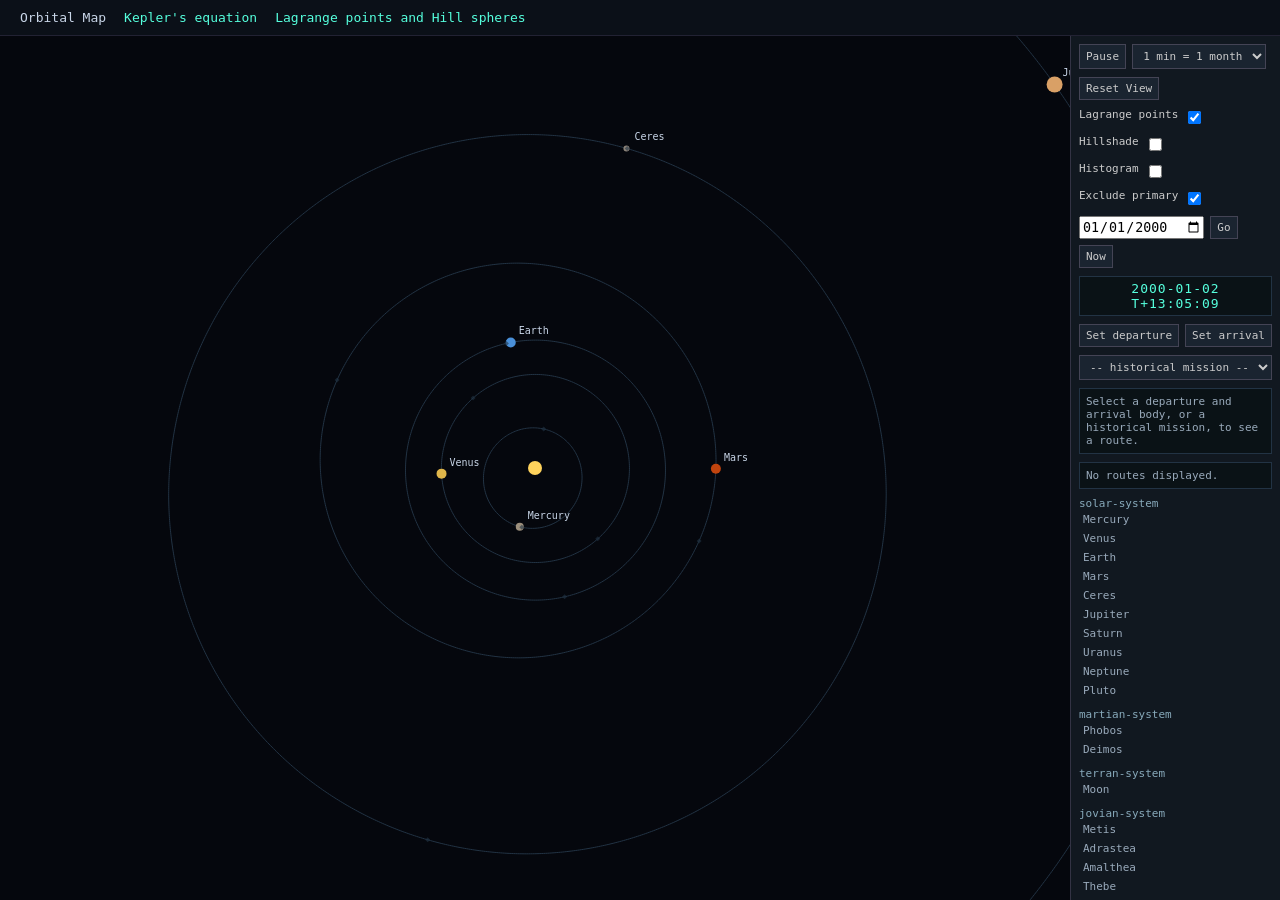
<file: index.html>
<!DOCTYPE html>
<html lang="en-GB">
<head>
<link rel="stylesheet" href="theme.css">
<link rel="stylesheet" href="nav.css">
<link rel="stylesheet" href="style.css">

<meta name="viewport" content="width=device-width, initial-scale=1">
<title>Orbital Map</title>
<meta name="description" content="An interactive, scale-correct solar system map with orbital mechanics, Lagrange points, apsidal precession, and a per-pixel gravitational terrain view.">
<link rel="canonical" href="https://www.bayis.co.uk/solmap/">

<meta property="og:type" content="website">
<meta property="og:title" content="Orbital Map: a real, physically-grounded solar system map">
<meta property="og:description" content="Real orbital mechanics, real Lagrange points, and a per-pixel gravitational terrain view of the solar system - computed, not illustrated.">
<meta property="og:url" content="https://www.bayis.co.uk/solmap/">
<meta property="og:image" content="https://www.bayis.co.uk/solmap/images/preview.png">

<meta name="twitter:card" content="summary_large_image">

<script type="application/ld+json">
{
  "@context": "https://schema.org",
  "@type": "WebApplication",
  "name": "Orbital Map",
  "description": "An interactive solar system map with real orbital mechanics, real Lagrange points, apsidal precession, and a per-pixel gravitational terrain view.",
  "url": "https://www.bayis.co.uk/solmap/",
  "applicationCategory": "EducationalApplication",
  "operatingSystem": "Any (web browser)"
}
</script>

</head>
<body>

<nav class="siteNav">
  <a href="./" aria-current="page">Orbital Map</a>
  <a href="learn/keplers-equation/">Kepler's equation</a>
  <a href="learn/lagrange-points/">Lagrange points and Hill spheres</a>
</nav>

<div id="wrap">
  <div class="visually-hidden">
    <h1>Orbital Map: an interactive, physically-grounded map of the solar system</h1>
    <p>
      Real orbital mechanics for planets, moons, asteroids in the solar system.
      Computed from real J2000 orbital elements.
      Includes real Lagrange points (L1-L5), Hill spheres, apsidal precession for moons,
      and a per-pixel gravitational terrain view of summed Newtonian potential across the solar system.
    </p>
  </div>

  <canvas id="mainView"></canvas>

  <div id="sidebar">
    <div class="ctrlRow">
      <button id="playBtn">Pause</button>
      <select id="speedSelect">
        <option value="0.0006944">Real-time (1:1)</option>
        <option value="1">1 min = 1 day</option>
        <option value="7">1 min = 1 week</option>
        <option value="30" selected>1 min = 1 month</option>
        <option value="365">1 min = 1 year</option>
      </select>
    </div>
    <div class="ctrlRow">
      <button id="resetViewBtn">Reset View</button>
    </div>
    <div class="ctrlRow">
      <label style="font-size:11px;">Lagrange points</label>
      <input type="checkbox" id="lagrangeGlobalToggle" checked>
    </div>
    <div class="ctrlRow">
      <label style="font-size:11px;">Hillshade</label>
      <input type="checkbox" id="hillshadeToggle">
    </div>
    <div class="ctrlRow">
      <label style="font-size:11px;">Histogram</label>
      <input type="checkbox" id="histToggle">
    </div>
    <div class="ctrlRow">
      <label style="font-size:11px;">Exclude primary</label>
      <input type="checkbox" id="residualToggle" checked>
    </div>
    <div class="ctrlRow">
      <input type="date" id="dateJump" value="2000-01-01">
      <button id="jumpDateBtn">Go</button>
      <button id="jumpNowBtn">Now</button>
    </div>

    <div id="clockDisplay" class="clockBox">T+00:00:00</div>
    <div id="infoPanel" class="infoBox"></div>

<div class="ctrlRow">
  <button id="setFromBtn">Set departure</button>
  <button id="setToBtn">Set arrival</button>
</div>
<div class="ctrlRow">
  <select id="missionSelect">
    <option value="">-- historical mission --</option>
  </select>
</div>
<div id="missionInfo" class="missionBox">Select a departure and arrival body, or a historical mission, to see a route.</div>
<div id="activeRoutes" class="missionBox">No routes displayed.</div>

    <div id="bodyList"></div>
  </div>
</div>

<script type="module" src="main.js"></script>
</body>
</html>
</file>
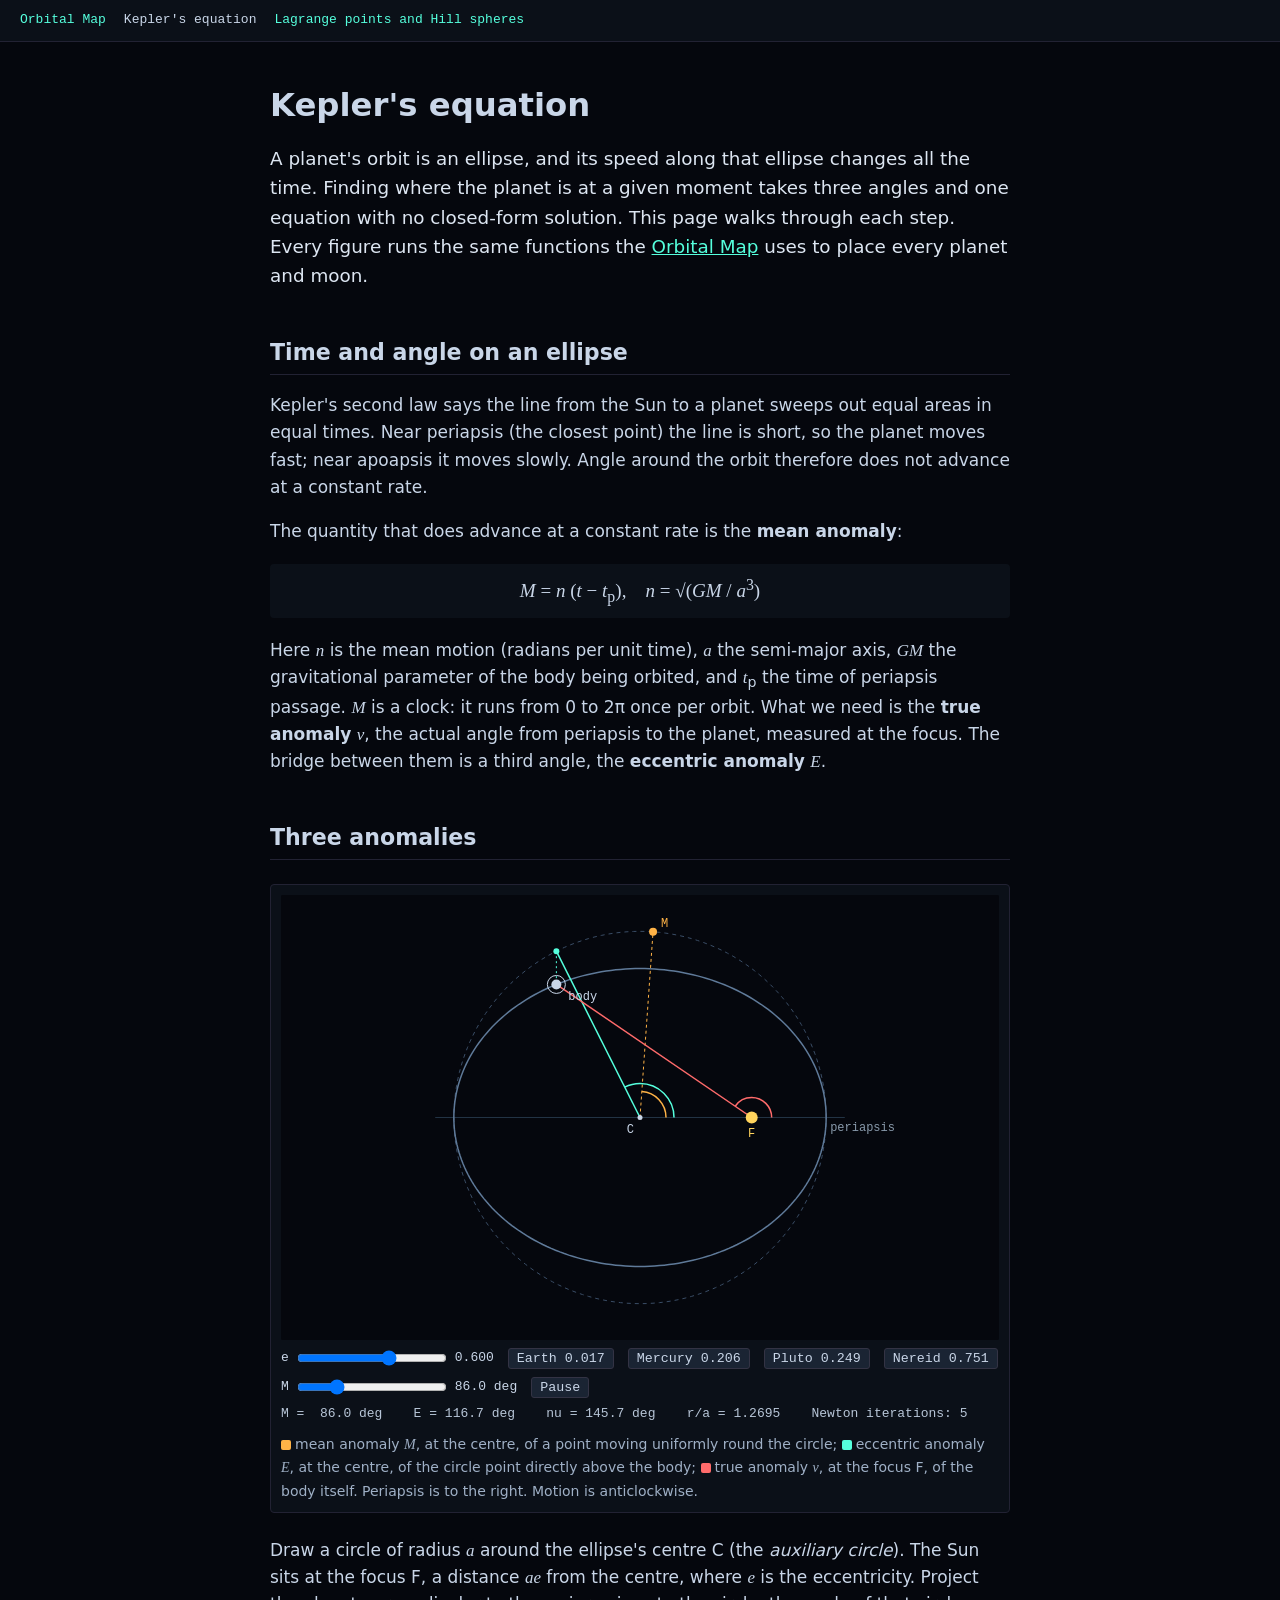
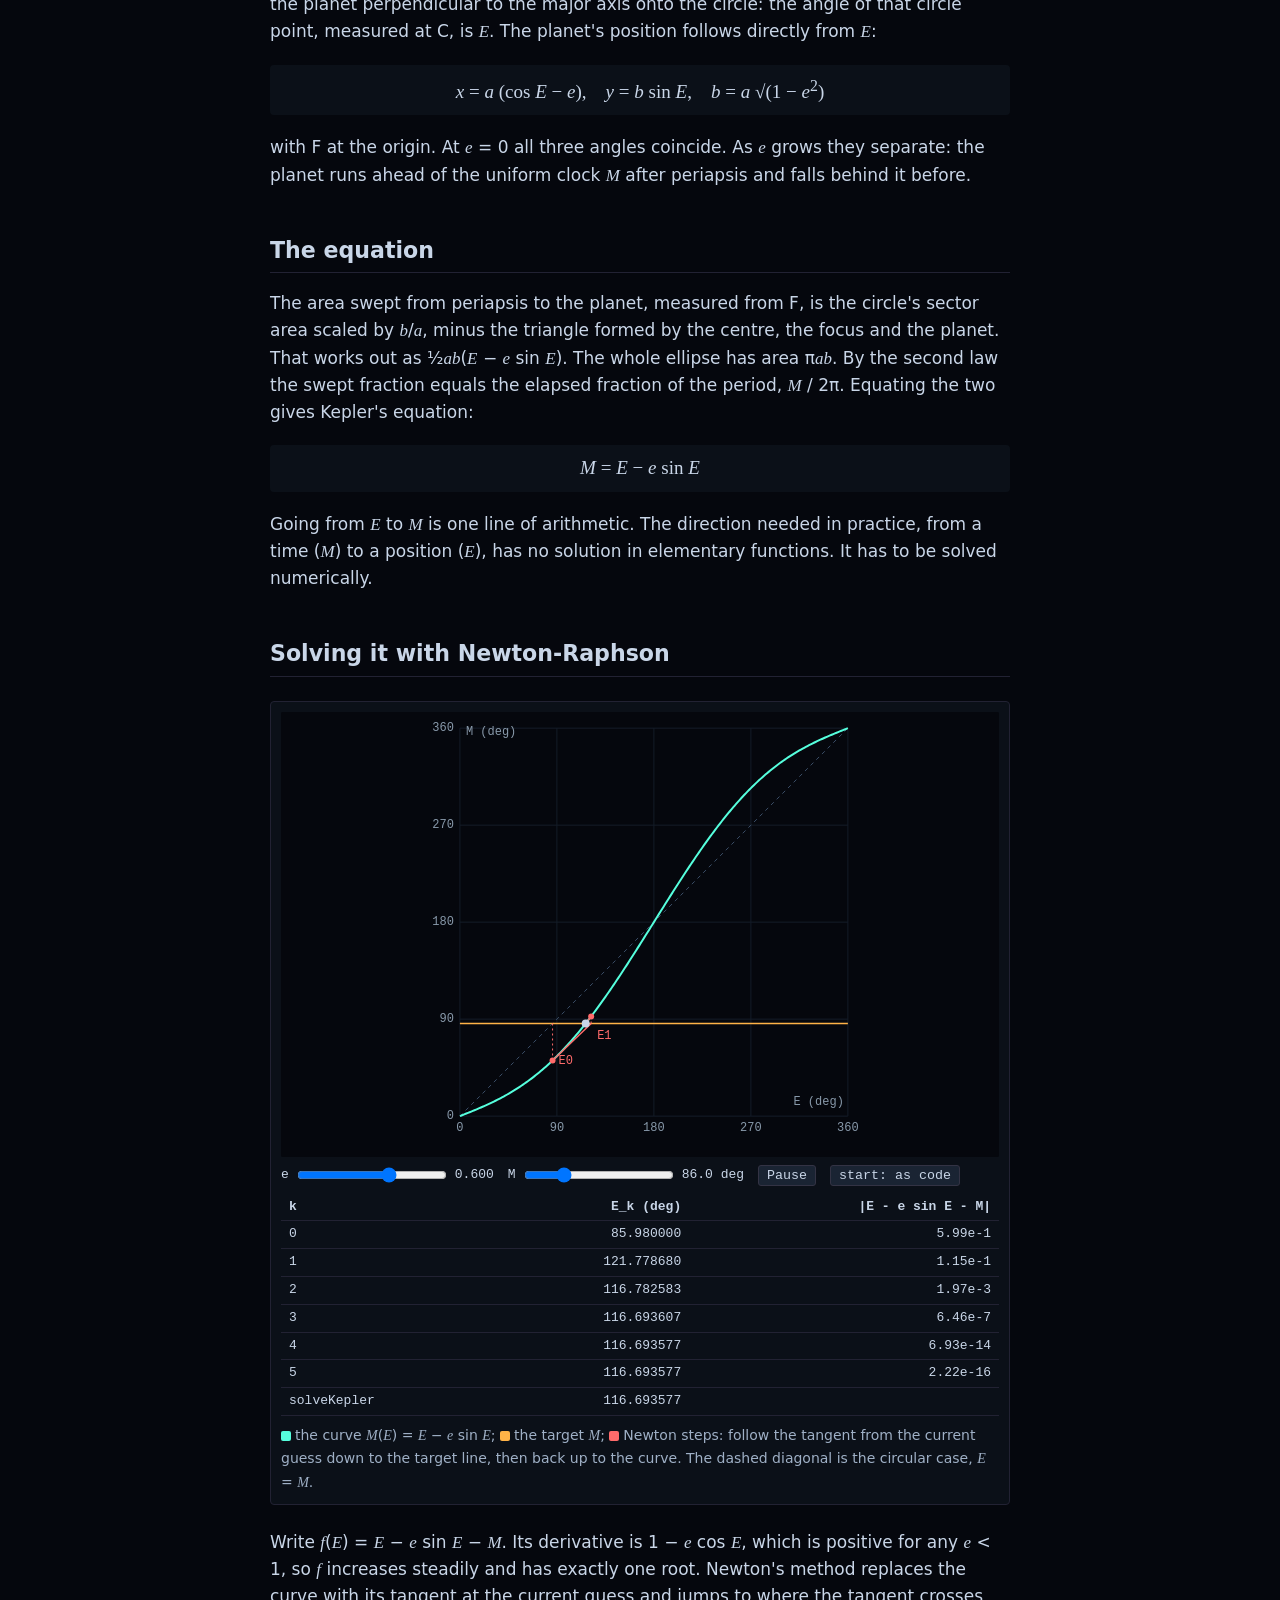
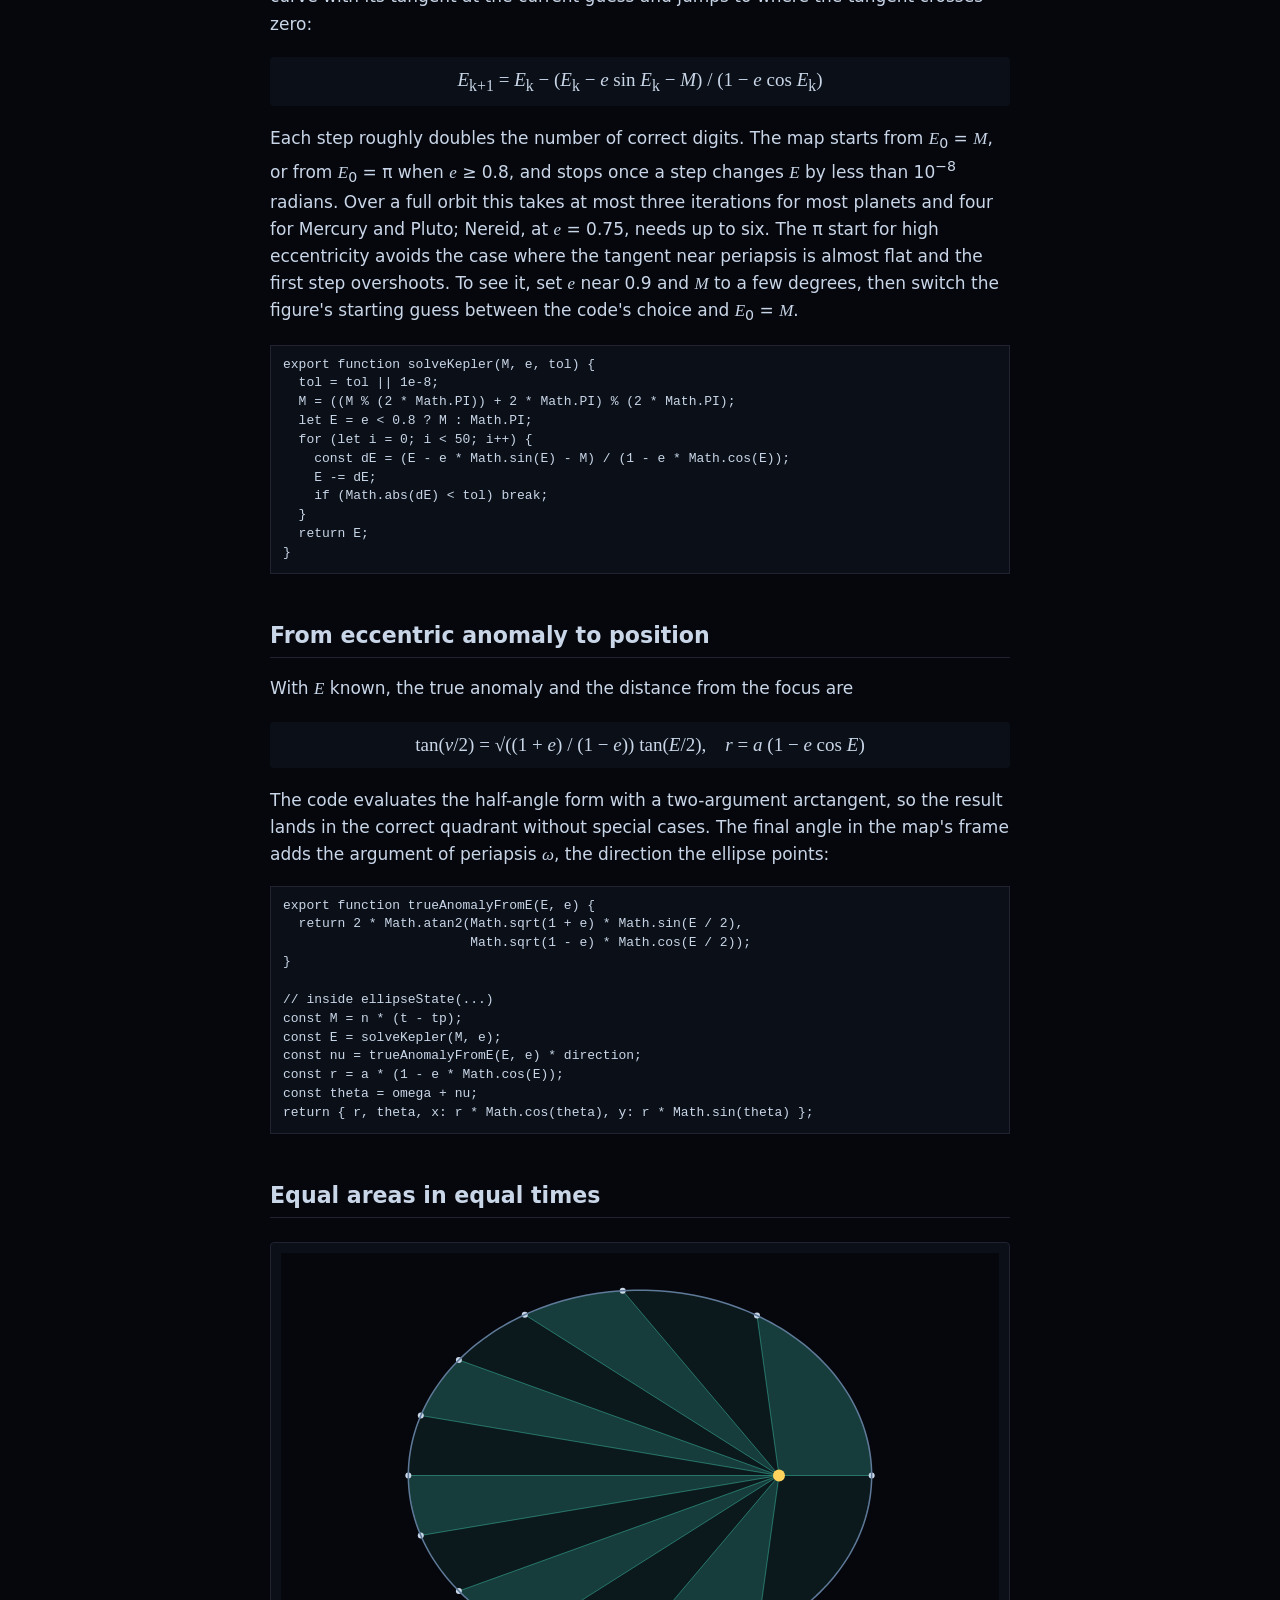
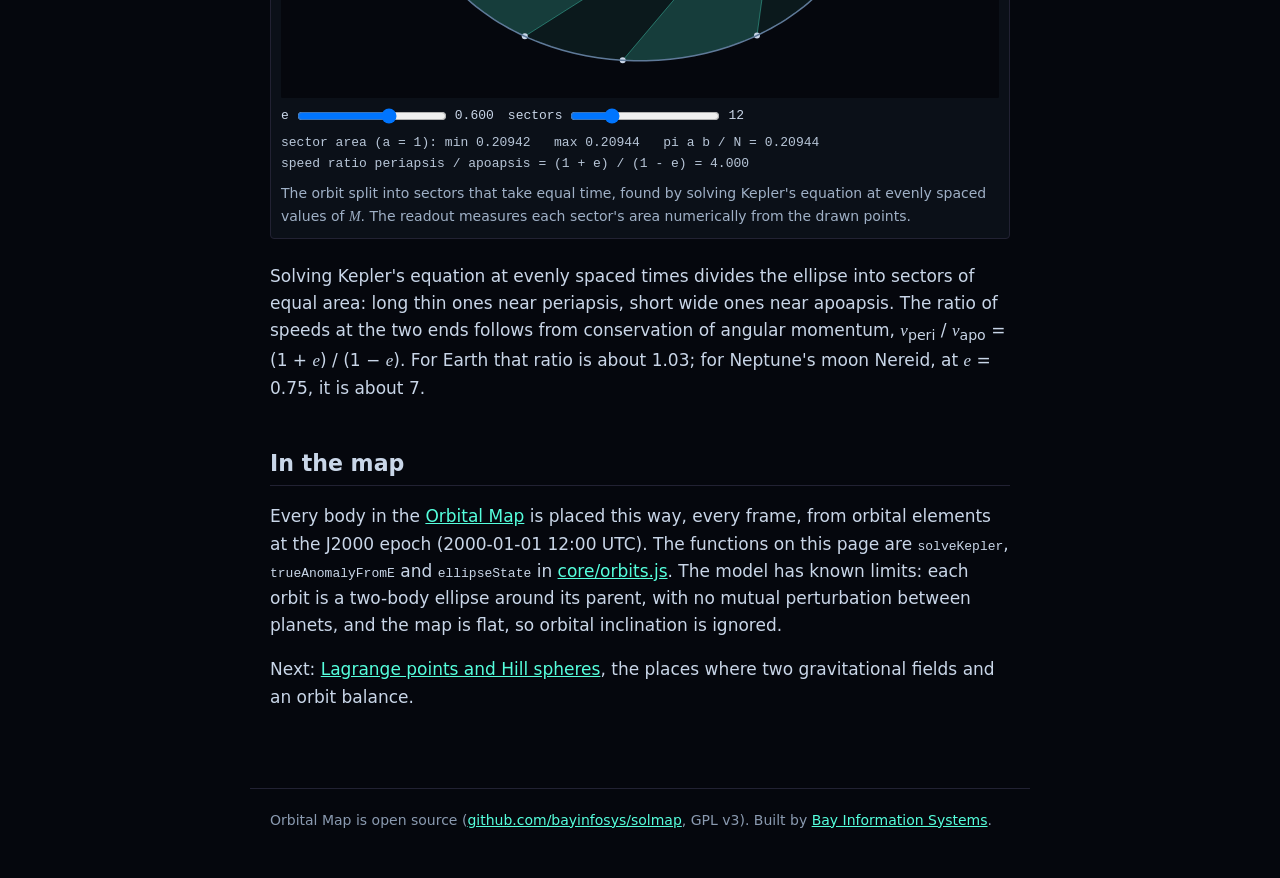
<file: learn/keplers-equation/index.html>
<!DOCTYPE html>
<html lang="en-GB">
<head>
<meta charset="utf-8">
<meta name="viewport" content="width=device-width, initial-scale=1">
<title>Kepler's equation: mean, eccentric and true anomaly, solved interactively | Orbital Map</title>
<meta name="description" content="How to find where a planet is on its elliptical orbit at a given time: mean anomaly, eccentric anomaly, true anomaly, Kepler's equation M = E - e sin E and its Newton-Raphson solution, with interactive figures driven by the code behind the Orbital Map.">
<link rel="canonical" href="https://www.bayis.co.uk/solmap/learn/keplers-equation/">

<meta property="og:type" content="article">
<meta property="og:title" content="Kepler's equation, solved and illustrated">
<meta property="og:description" content="Mean, eccentric and true anomaly, Kepler's equation and its Newton-Raphson solution, with interactive figures.">
<meta property="og:url" content="https://www.bayis.co.uk/solmap/learn/keplers-equation/">
<meta property="og:image" content="https://www.bayis.co.uk/solmap/images/preview.png">
<meta name="twitter:card" content="summary_large_image">

<script type="application/ld+json">
{
  "@context": "https://schema.org",
  "@type": "TechArticle",
  "headline": "Kepler's equation: mean, eccentric and true anomaly",
  "description": "Interactive explanation of Kepler's equation and its numerical solution, as used by the Orbital Map.",
  "url": "https://www.bayis.co.uk/solmap/learn/keplers-equation/",
  "inLanguage": "en-GB",
  "about": ["Kepler's equation", "Orbital mechanics", "Newton's method"],
  "author": { "@type": "Organization", "name": "Bay Information Systems", "url": "https://www.bayis.co.uk/" },
  "isPartOf": { "@type": "WebApplication", "name": "Orbital Map", "url": "https://www.bayis.co.uk/solmap/" }
}
</script>

<link rel="stylesheet" href="../../theme.css">
<link rel="stylesheet" href="../../nav.css">
<link rel="stylesheet" href="../learn.css">
</head>
<body>

<nav class="siteNav">
  <a href="../../">Orbital Map</a>
  <a href="./" aria-current="page">Kepler's equation</a>
  <a href="../lagrange-points/">Lagrange points and Hill spheres</a>
</nav>

<main>
<h1>Kepler's equation</h1>
<p class="lead">
  A planet's orbit is an ellipse, and its speed along that ellipse changes
  all the time. Finding where the planet is at a given moment takes three
  angles and one equation with no closed-form solution. This page walks
  through each step. Every figure runs the same functions the
  <a href="../../">Orbital Map</a> uses to place every planet and moon.
</p>

<h2>Time and angle on an ellipse</h2>
<p>
  Kepler's second law says the line from the Sun to a planet sweeps out
  equal areas in equal times. Near periapsis (the closest point) the line
  is short, so the planet moves fast; near apoapsis it moves slowly.
  Angle around the orbit therefore does not advance at a constant rate.
</p>
<p>
  The quantity that does advance at a constant rate is the
  <strong>mean anomaly</strong>:
</p>
<p class="eq"><var>M</var> = <var>n</var> (<var>t</var> &minus; <var>t</var><sub>p</sub>),
  &nbsp;&nbsp; <var>n</var> = &radic;(<var>GM</var> / <var>a</var><sup>3</sup>)</p>
<p>
  Here <var>n</var> is the mean motion (radians per unit time),
  <var>a</var> the semi-major axis, <var>GM</var> the gravitational
  parameter of the body being orbited, and <var>t</var><sub>p</sub> the
  time of periapsis passage. <var>M</var> is a clock: it runs from 0 to
  2&pi; once per orbit. What we need is the <strong>true anomaly</strong>
  <var>&nu;</var>, the actual angle from periapsis to the planet, measured
  at the focus. The bridge between them is a third angle, the
  <strong>eccentric anomaly</strong> <var>E</var>.
</p>

<h2>Three anomalies</h2>
<figure>
  <canvas id="figGeometry" aria-label="Ellipse with auxiliary circle showing mean, eccentric and true anomaly"></canvas>
  <div class="controls">
    <label>e <input type="range" class="ctlE" min="0" max="0.95" step="0.001"><output></output></label>
    <span id="presetsA"></span>
  </div>
  <div class="controls">
    <label>M <input type="range" class="ctlM" min="0" max="360" step="0.1"><output></output></label>
    <button class="playBtn">Pause</button>
  </div>
  <div class="readout" id="readoutA"></div>
  <figcaption>
    <span class="key" style="background:var(--color-route)"></span>mean anomaly <var>M</var>, at the centre, of a point moving uniformly round the circle;
    <span class="key" style="background:var(--color-selected)"></span>eccentric anomaly <var>E</var>, at the centre, of the circle point directly above the body;
    <span class="key" style="background:var(--color-lagrange)"></span>true anomaly <var>&nu;</var>, at the focus F, of the body itself.
    Periapsis is to the right. Motion is anticlockwise.
  </figcaption>
</figure>
<p>
  Draw a circle of radius <var>a</var> around the ellipse's centre C (the
  <em>auxiliary circle</em>). The Sun sits at the focus F, a distance
  <var>ae</var> from the centre, where <var>e</var> is the eccentricity.
  Project the planet perpendicular to the major axis onto the circle: the
  angle of that circle point, measured at C, is <var>E</var>. The planet's
  position follows directly from <var>E</var>:
</p>
<p class="eq"><var>x</var> = <var>a</var> (cos <var>E</var> &minus; <var>e</var>),
  &nbsp;&nbsp; <var>y</var> = <var>b</var> sin <var>E</var>,
  &nbsp;&nbsp; <var>b</var> = <var>a</var> &radic;(1 &minus; <var>e</var><sup>2</sup>)</p>
<p>
  with F at the origin. At <var>e</var> = 0 all three angles coincide. As
  <var>e</var> grows they separate: the planet runs ahead of the uniform
  clock <var>M</var> after periapsis and falls behind it before.
</p>

<h2>The equation</h2>
<p>
  The area swept from periapsis to the planet, measured from F, is the
  circle's sector area scaled by <var>b</var>/<var>a</var>, minus the
  triangle formed by the centre, the focus and the planet. That works out as
  &frac12;<var>ab</var>(<var>E</var> &minus; <var>e</var> sin
  <var>E</var>). The whole ellipse has area &pi;<var>ab</var>. By the
  second law the swept fraction equals the elapsed fraction of the
  period, <var>M</var> / 2&pi;. Equating the two gives Kepler's equation:
</p>
<p class="eq"><var>M</var> = <var>E</var> &minus; <var>e</var> sin <var>E</var></p>
<p>
  Going from <var>E</var> to <var>M</var> is one line of arithmetic. The
  direction needed in practice, from a time (<var>M</var>) to a position
  (<var>E</var>), has no solution in elementary functions. It has to be
  solved numerically.
</p>

<h2>Solving it with Newton-Raphson</h2>
<figure>
  <canvas id="figSolve" aria-label="Plot of M against E with Newton-Raphson iterations"></canvas>
  <div class="controls">
    <label>e <input type="range" class="ctlE" min="0" max="0.95" step="0.001"><output></output></label>
    <label>M <input type="range" class="ctlM" min="0" max="360" step="0.1"><output></output></label>
    <button class="playBtn">Pause</button>
    <button id="startModeBtn">start: as code</button>
  </div>
  <table class="data" id="iterTable"></table>
  <figcaption>
    <span class="key" style="background:var(--color-selected)"></span>the curve <var>M</var>(<var>E</var>) = <var>E</var> &minus; <var>e</var> sin <var>E</var>;
    <span class="key" style="background:var(--color-route)"></span>the target <var>M</var>;
    <span class="key" style="background:var(--color-lagrange)"></span>Newton steps: follow the tangent from the current guess down to the target line, then back up to the curve.
    The dashed diagonal is the circular case, <var>E</var> = <var>M</var>.
  </figcaption>
</figure>
<p>
  Write <var>f</var>(<var>E</var>) = <var>E</var> &minus; <var>e</var> sin
  <var>E</var> &minus; <var>M</var>. Its derivative is 1 &minus; <var>e</var>
  cos <var>E</var>, which is positive for any <var>e</var> &lt; 1, so
  <var>f</var> increases steadily and has exactly one root. Newton's
  method replaces the curve with its tangent at the current guess and
  jumps to where the tangent crosses zero:
</p>
<p class="eq"><var>E</var><sub>k+1</sub> = <var>E</var><sub>k</sub> &minus;
  (<var>E</var><sub>k</sub> &minus; <var>e</var> sin <var>E</var><sub>k</sub> &minus; <var>M</var>)
  / (1 &minus; <var>e</var> cos <var>E</var><sub>k</sub>)</p>
<p>
  Each step roughly doubles the number of correct digits. The map starts
  from <var>E</var><sub>0</sub> = <var>M</var>, or from
  <var>E</var><sub>0</sub> = &pi; when <var>e</var> &ge; 0.8, and stops
  once a step changes <var>E</var> by less than 10<sup>&minus;8</sup>
  radians. Over a full orbit this takes at most three iterations for most
  planets and four for Mercury and Pluto; Nereid, at <var>e</var> = 0.75,
  needs up to six. The
  &pi; start for high eccentricity avoids the case where the tangent near
  periapsis is almost flat and the first step overshoots. To see it, set
  <var>e</var> near 0.9 and <var>M</var> to a few degrees, then switch the
  figure's starting guess between the code's choice and
  <var>E</var><sub>0</sub> = <var>M</var>.
</p>
<pre><code>export function solveKepler(M, e, tol) {
  tol = tol || 1e-8;
  M = ((M % (2 * Math.PI)) + 2 * Math.PI) % (2 * Math.PI);
  let E = e &lt; 0.8 ? M : Math.PI;
  for (let i = 0; i &lt; 50; i++) {
    const dE = (E - e * Math.sin(E) - M) / (1 - e * Math.cos(E));
    E -= dE;
    if (Math.abs(dE) &lt; tol) break;
  }
  return E;
}</code></pre>

<h2>From eccentric anomaly to position</h2>
<p>With <var>E</var> known, the true anomaly and the distance from the focus are</p>
<p class="eq">tan(<var>&nu;</var>/2) = &radic;((1 + <var>e</var>) / (1 &minus; <var>e</var>)) tan(<var>E</var>/2),
  &nbsp;&nbsp; <var>r</var> = <var>a</var> (1 &minus; <var>e</var> cos <var>E</var>)</p>
<p>
  The code evaluates the half-angle form with a two-argument arctangent,
  so the result lands in the correct quadrant without special cases. The
  final angle in the map's frame adds the argument of periapsis
  <var>&omega;</var>, the direction the ellipse points:
</p>
<pre><code>export function trueAnomalyFromE(E, e) {
  return 2 * Math.atan2(Math.sqrt(1 + e) * Math.sin(E / 2),
                        Math.sqrt(1 - e) * Math.cos(E / 2));
}

// inside ellipseState(...)
const M = n * (t - tp);
const E = solveKepler(M, e);
const nu = trueAnomalyFromE(E, e) * direction;
const r = a * (1 - e * Math.cos(E));
const theta = omega + nu;
return { r, theta, x: r * Math.cos(theta), y: r * Math.sin(theta) };</code></pre>

<h2>Equal areas in equal times</h2>
<figure>
  <canvas id="figAreas" aria-label="Ellipse divided into twelve sectors swept in equal times"></canvas>
  <div class="controls">
    <label>e <input type="range" class="ctlE" min="0" max="0.95" step="0.001"><output></output></label>
    <label>sectors <input type="range" id="ctlN" min="4" max="36" step="1" value="12"><output></output></label>
  </div>
  <div class="readout" id="readoutC"></div>
  <figcaption>
    The orbit split into sectors that take equal time, found by solving
    Kepler's equation at evenly spaced values of <var>M</var>. The readout
    measures each sector's area numerically from the drawn points.
  </figcaption>
</figure>
<p>
  Solving Kepler's equation at evenly spaced times divides the ellipse
  into sectors of equal area: long thin ones near periapsis, short wide
  ones near apoapsis. The ratio of speeds at the two ends follows from
  conservation of angular momentum, <var>v</var><sub>peri</sub> /
  <var>v</var><sub>apo</sub> = (1 + <var>e</var>) / (1 &minus;
  <var>e</var>). For Earth that ratio is about 1.03; for Neptune's moon
  Nereid, at <var>e</var> = 0.75, it is about 7.
</p>

<h2>In the map</h2>
<p>
  Every body in the <a href="../../">Orbital Map</a> is placed this way,
  every frame, from orbital elements at the J2000 epoch
  (2000-01-01 12:00 UTC). The functions on this page are
  <code>solveKepler</code>, <code>trueAnomalyFromE</code> and
  <code>ellipseState</code> in
  <a href="https://github.com/bayinfosys/solmap/blob/master/core/orbits.js">core/orbits.js</a>.
  The model has known limits: each orbit is a two-body ellipse around its
  parent, with no mutual perturbation between planets, and the map is
  flat, so orbital inclination is ignored.
</p>
<p>
  Next: <a href="../lagrange-points/">Lagrange points and Hill spheres</a>,
  the places where two gravitational fields and an orbit balance.
</p>
</main>

<footer>
  Orbital Map is open source (<a href="https://github.com/bayinfosys/solmap">github.com/bayinfosys/solmap</a>, GPL v3).
  Built by <a href="https://www.bayis.co.uk/">Bay Information Systems</a>.
</footer>

<script type="module" src="kepler-page.js"></script>
</body>
</html>
</file>
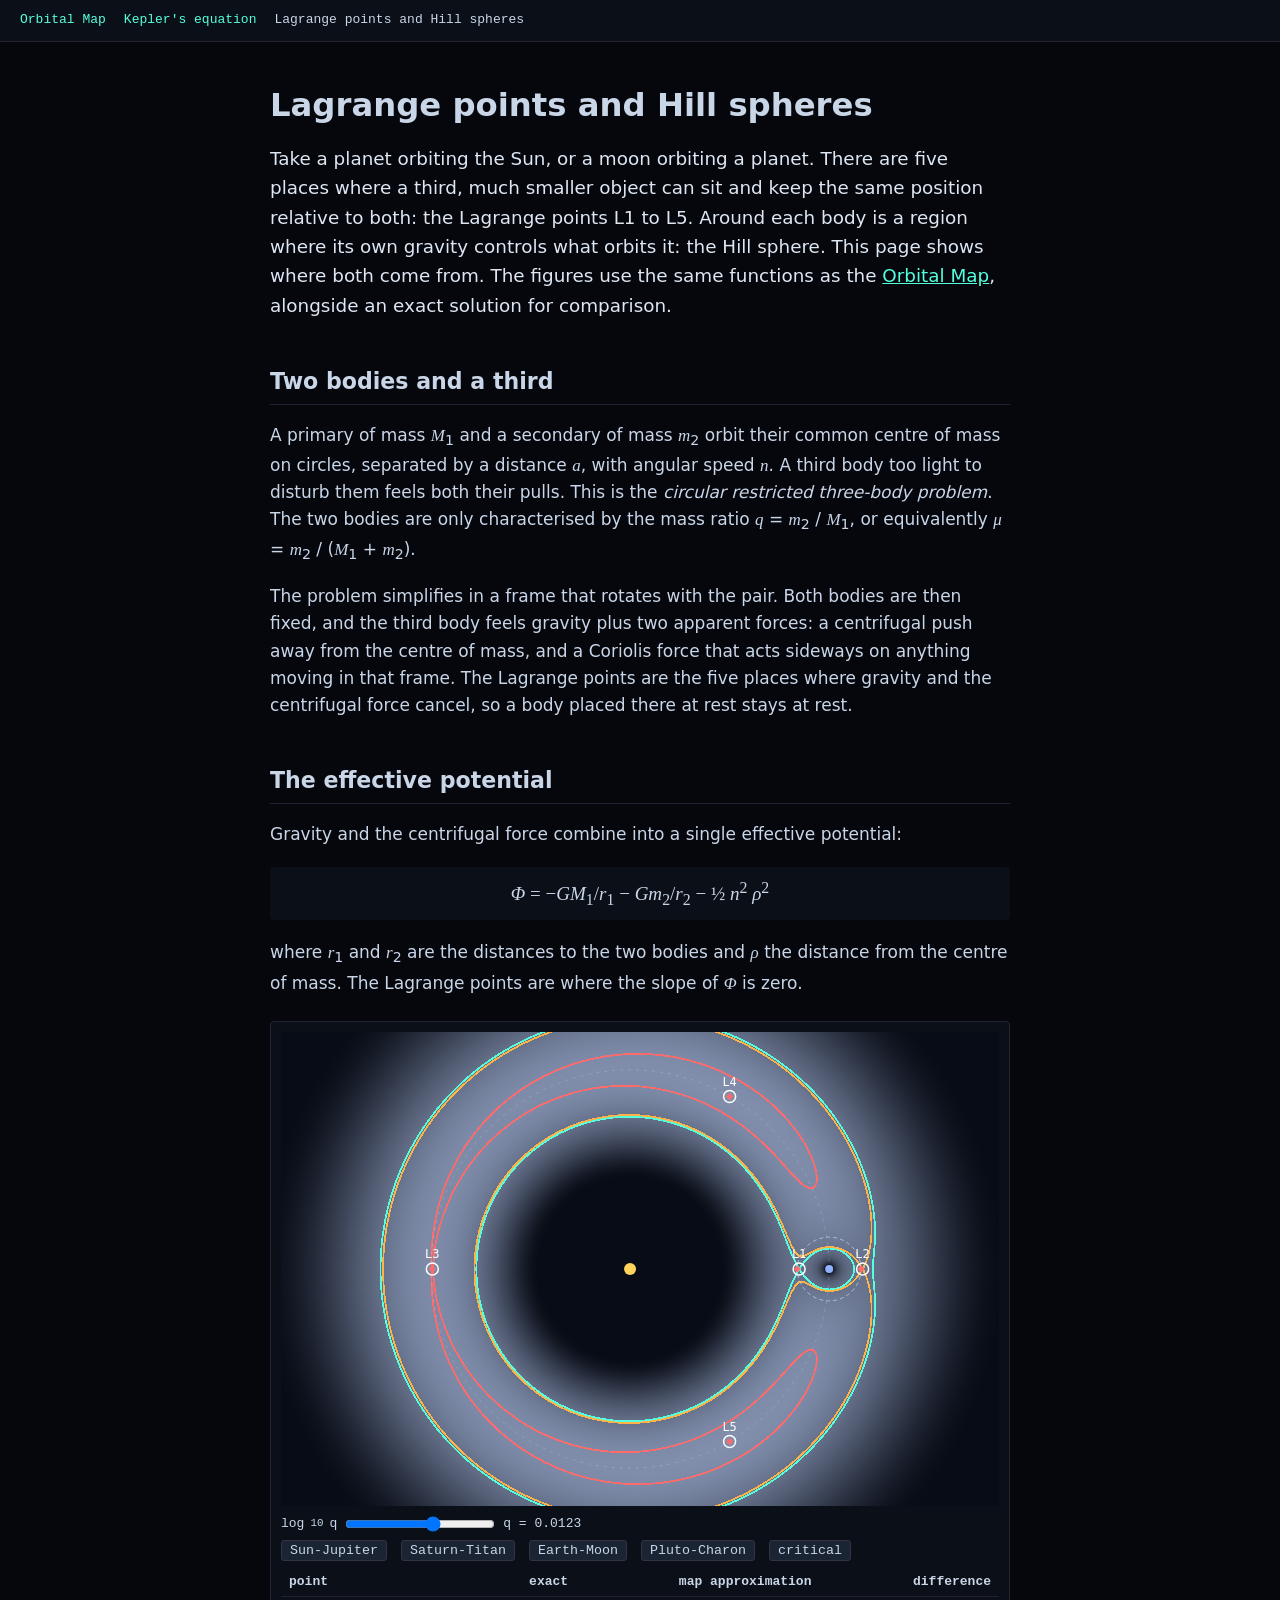
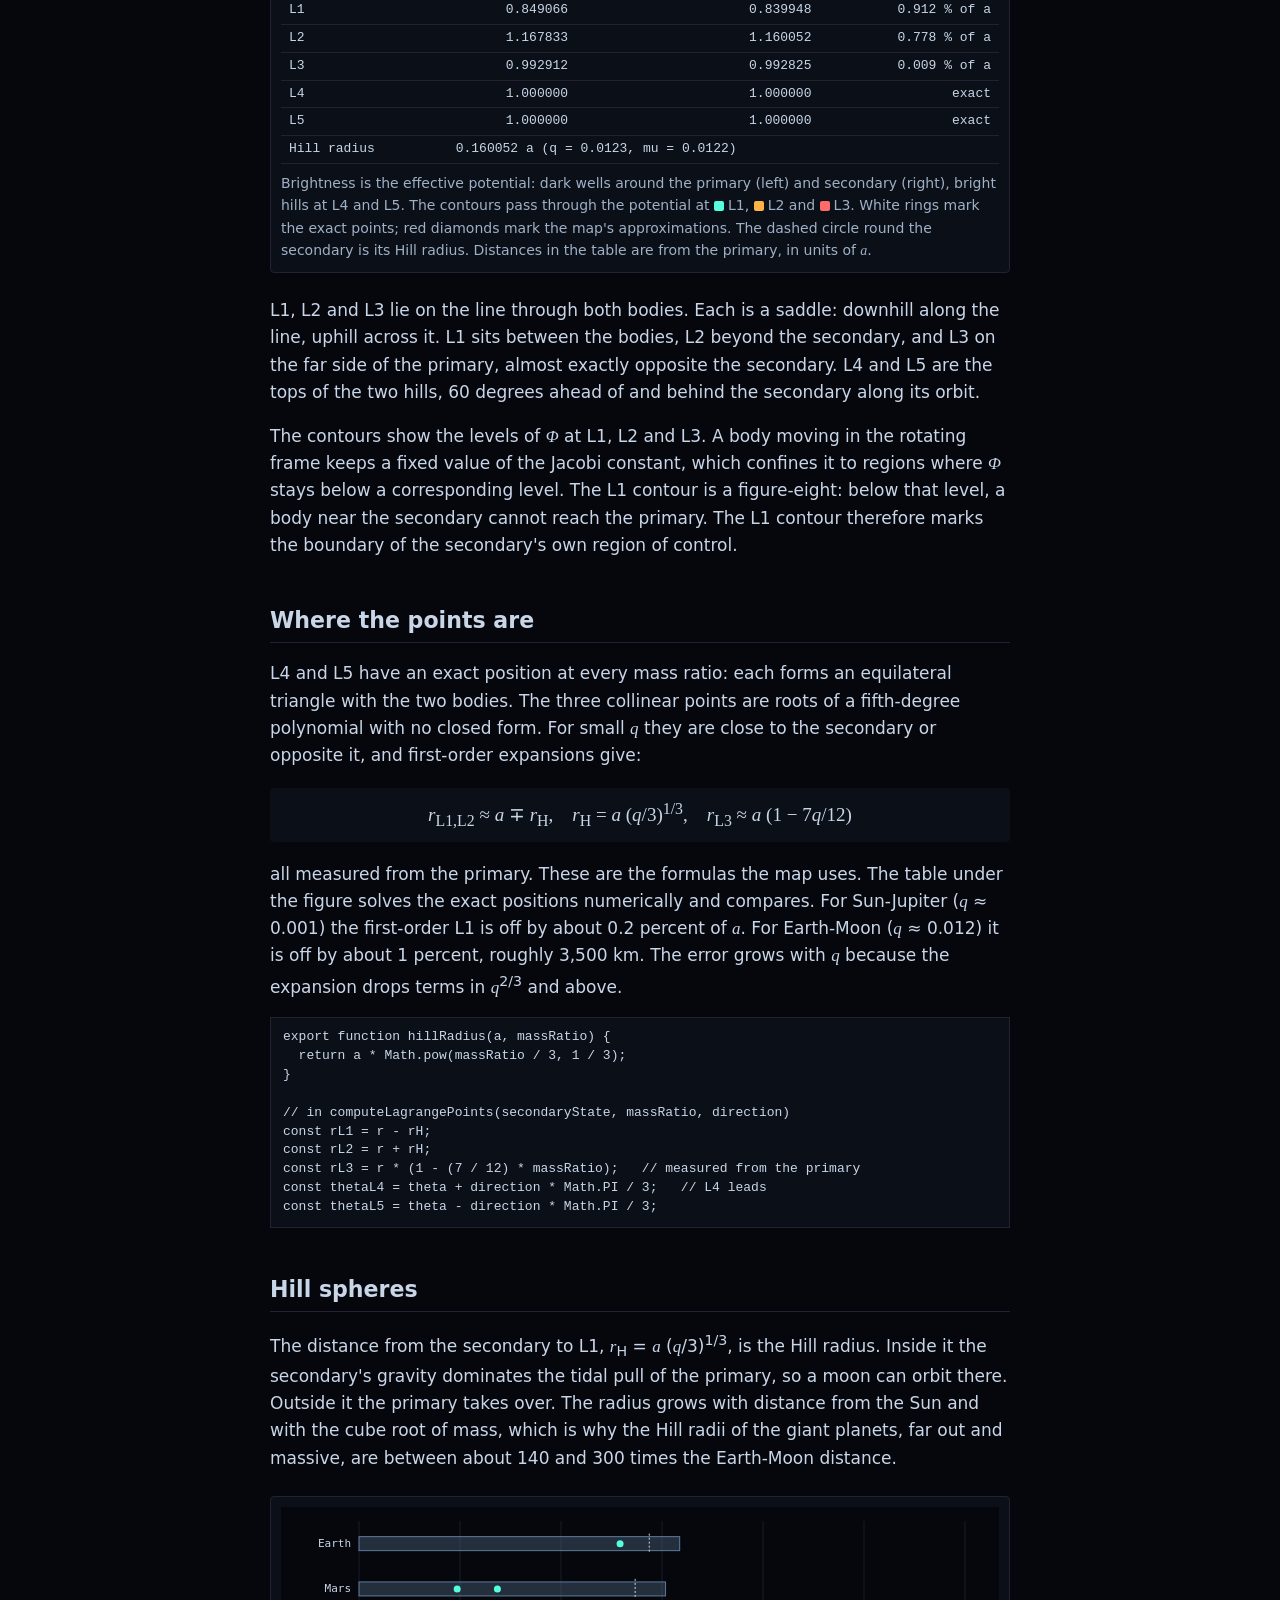
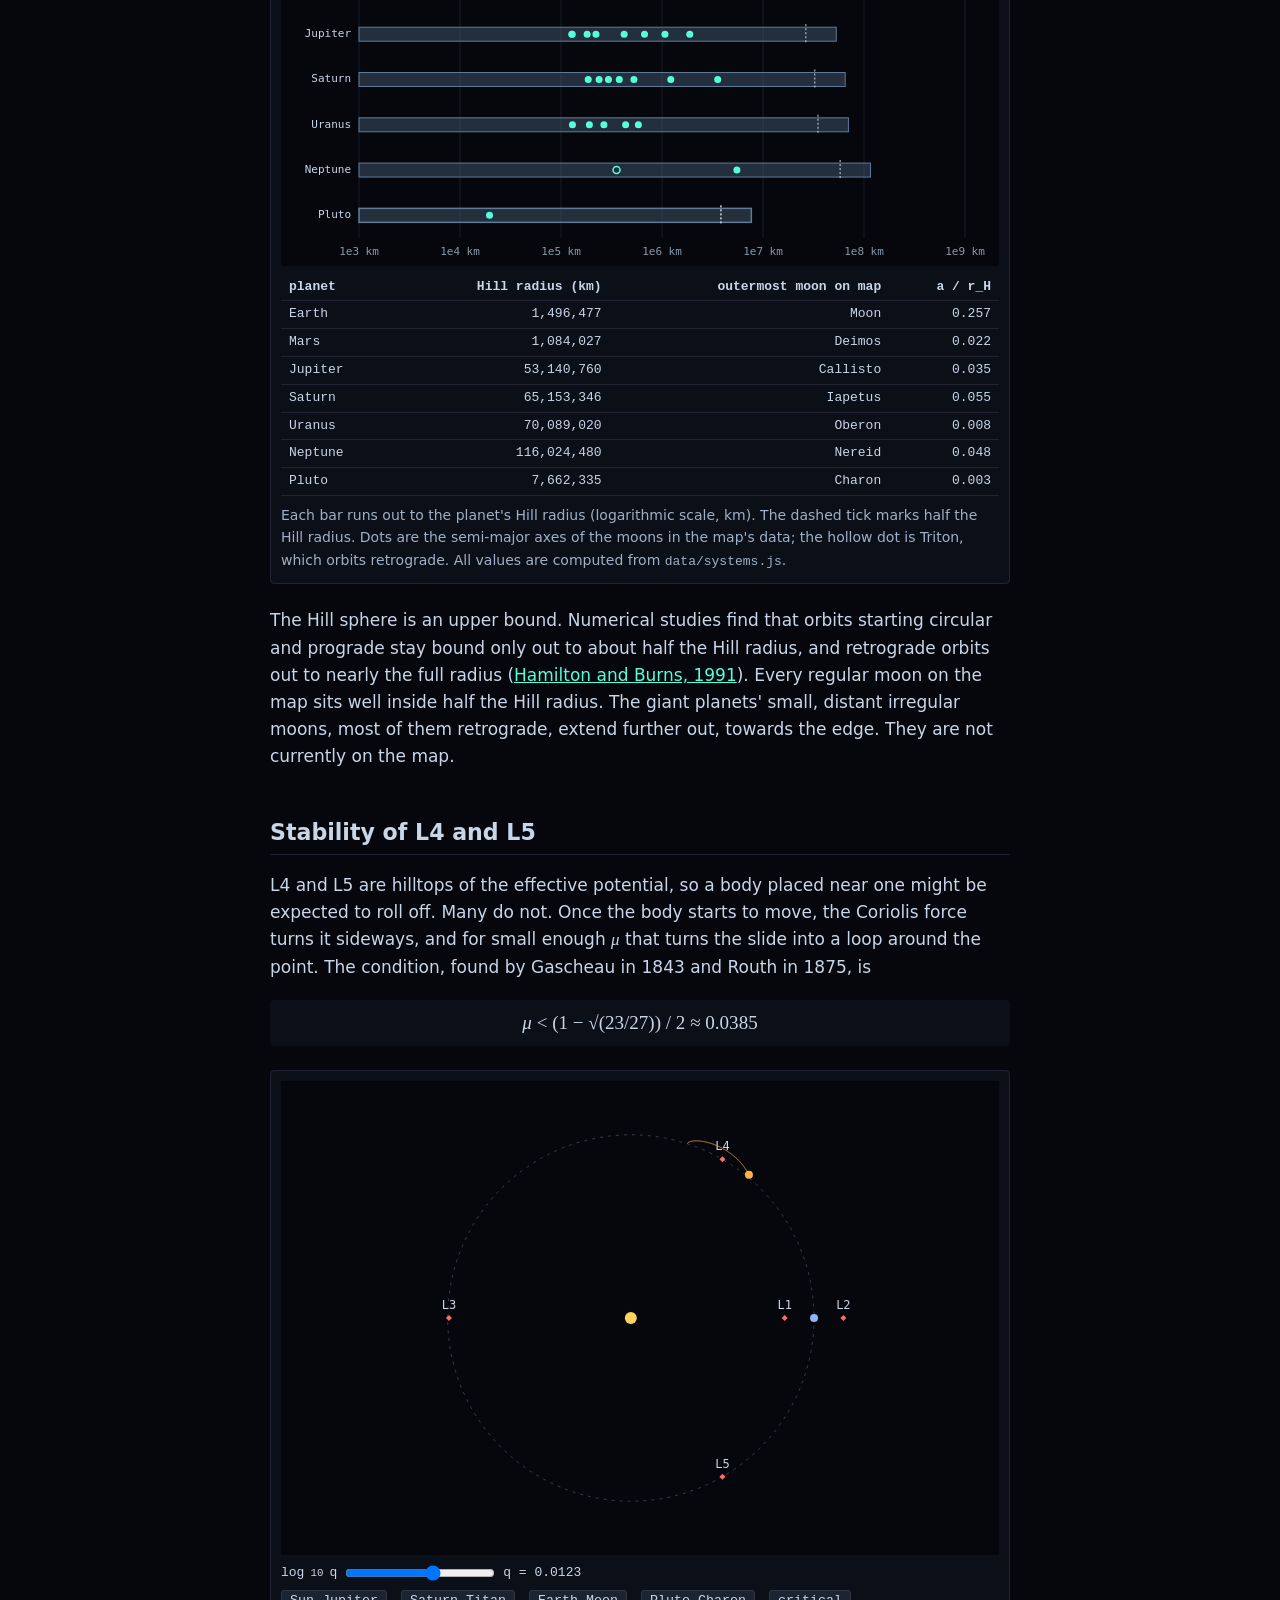
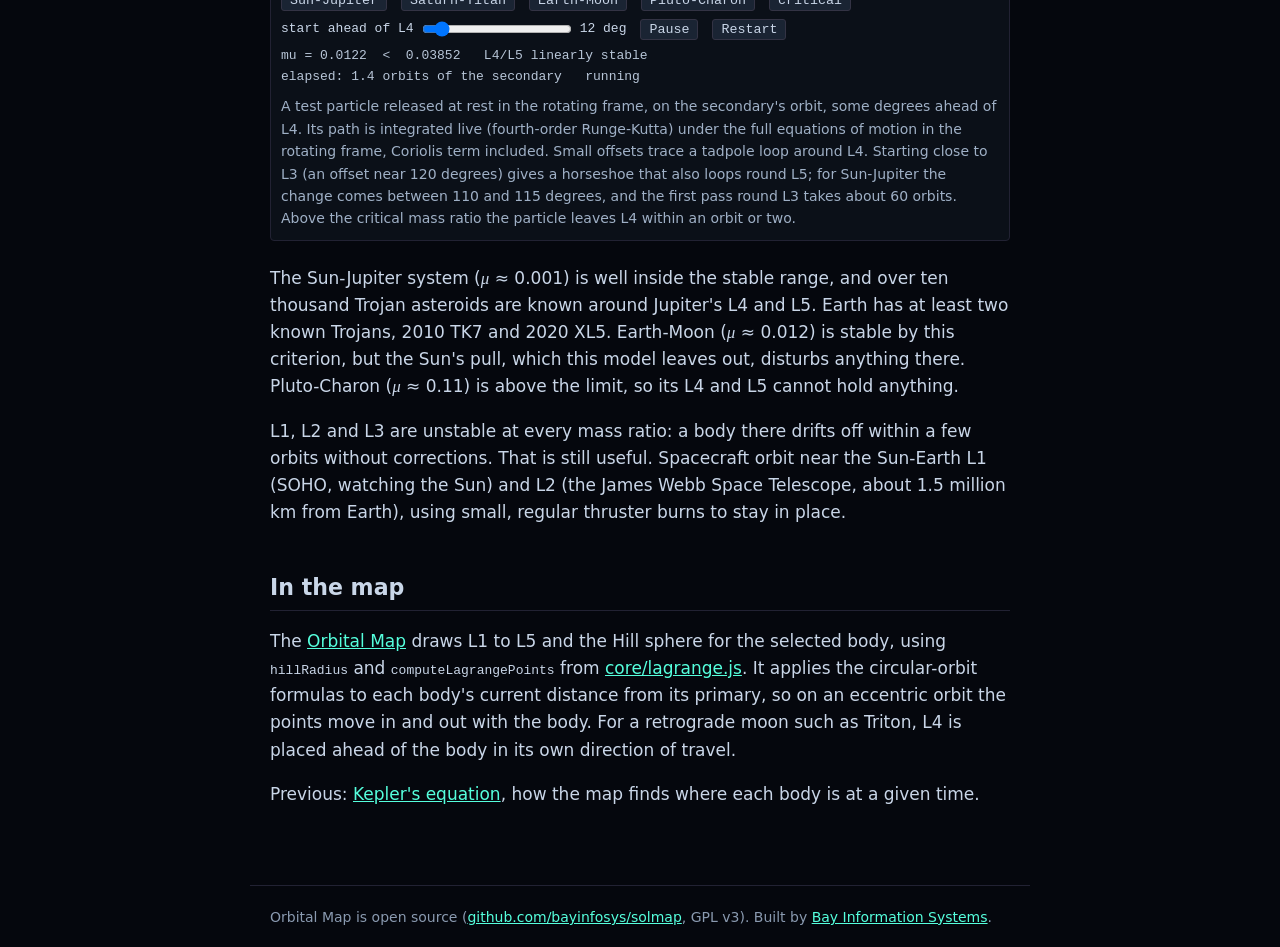
<file: learn/lagrange-points/index.html>
<!DOCTYPE html>
<html lang="en-GB">
<head>
<meta charset="utf-8">
<meta name="viewport" content="width=device-width, initial-scale=1">
<title>Lagrange points and Hill spheres: effective potential, positions and stability | Orbital Map</title>
<meta name="description" content="Where the five Lagrange points L1 to L5 are and why, the effective potential of the restricted three-body problem, the Hill sphere of every planet, and the stability of L4 and L5, with interactive figures and a live test-particle simulation.">
<link rel="canonical" href="https://www.bayis.co.uk/solmap/learn/lagrange-points/">

<meta property="og:type" content="article">
<meta property="og:title" content="Lagrange points and Hill spheres, illustrated">
<meta property="og:description" content="The effective potential, the five Lagrange points, planetary Hill spheres and Trojan stability, with interactive figures.">
<meta property="og:url" content="https://www.bayis.co.uk/solmap/learn/lagrange-points/">
<meta property="og:image" content="https://www.bayis.co.uk/solmap/images/preview.png">
<meta name="twitter:card" content="summary_large_image">

<script type="application/ld+json">
{
  "@context": "https://schema.org",
  "@type": "TechArticle",
  "headline": "Lagrange points and Hill spheres",
  "description": "Interactive explanation of the five Lagrange points, the effective potential of the circular restricted three-body problem, Hill spheres and L4/L5 stability.",
  "url": "https://www.bayis.co.uk/solmap/learn/lagrange-points/",
  "inLanguage": "en-GB",
  "about": ["Lagrange point", "Hill sphere", "Restricted three-body problem", "Trojan asteroids"],
  "author": { "@type": "Organization", "name": "Bay Information Systems", "url": "https://www.bayis.co.uk/" },
  "isPartOf": { "@type": "WebApplication", "name": "Orbital Map", "url": "https://www.bayis.co.uk/solmap/" }
}
</script>

<link rel="stylesheet" href="../../theme.css">
<link rel="stylesheet" href="../../nav.css">
<link rel="stylesheet" href="../learn.css">
</head>
<body>

<nav class="siteNav">
  <a href="../../">Orbital Map</a>
  <a href="../keplers-equation/">Kepler's equation</a>
  <a href="./" aria-current="page">Lagrange points and Hill spheres</a>
</nav>

<main>
<h1>Lagrange points and Hill spheres</h1>
<p class="lead">
  Take a planet orbiting the Sun, or a moon orbiting a planet. There are
  five places where a third, much smaller object can sit and keep the
  same position relative to both: the Lagrange points L1 to L5. Around
  each body is a region where its own gravity controls what orbits it:
  the Hill sphere. This page shows where both come from. The figures use
  the same functions as the <a href="../../">Orbital Map</a>, alongside
  an exact solution for comparison.
</p>

<h2>Two bodies and a third</h2>
<p>
  A primary of mass <var>M</var><sub>1</sub> and a secondary of mass
  <var>m</var><sub>2</sub> orbit their common centre of mass on circles,
  separated by a distance <var>a</var>, with angular speed <var>n</var>.
  A third body too light to disturb them feels both their pulls. This is
  the <em>circular restricted three-body problem</em>. The two bodies
  are only characterised by the mass ratio
  <var>q</var> = <var>m</var><sub>2</sub> / <var>M</var><sub>1</sub>,
  or equivalently <var>&mu;</var> = <var>m</var><sub>2</sub> /
  (<var>M</var><sub>1</sub> + <var>m</var><sub>2</sub>).
</p>
<p>
  The problem simplifies in a frame that rotates with the pair. Both
  bodies are then fixed, and the third body feels gravity plus two
  apparent forces: a centrifugal push away from the centre of mass, and
  a Coriolis force that acts sideways on anything moving in that frame.
  The Lagrange points are the five places where gravity and the
  centrifugal force cancel, so a body placed there at rest stays at
  rest.
</p>

<h2>The effective potential</h2>
<p>Gravity and the centrifugal force combine into a single effective potential:</p>
<p class="eq"><var>&Phi;</var> = &minus;<var>GM</var><sub>1</sub>/<var>r</var><sub>1</sub>
  &minus; <var>Gm</var><sub>2</sub>/<var>r</var><sub>2</sub>
  &minus; &frac12; <var>n</var><sup>2</sup> <var>&rho;</var><sup>2</sup></p>
<p>
  where <var>r</var><sub>1</sub> and <var>r</var><sub>2</sub> are the
  distances to the two bodies and <var>&rho;</var> the distance from the
  centre of mass. The Lagrange points are where the slope of
  <var>&Phi;</var> is zero.
</p>
<figure>
  <canvas id="figPotential" aria-label="Effective potential of the restricted three-body problem with the five Lagrange points"></canvas>
  <div class="controls">
    <label>log<sub>10</sub> q <input type="range" class="ctlQ" min="-4" max="-0.5" step="0.01"><output></output></label>
    <span class="presetsQ"></span>
  </div>
  <table class="data" id="pointTable"></table>
  <figcaption>
    Brightness is the effective potential: dark wells around the primary
    (left) and secondary (right), bright hills at L4 and L5. The contours
    pass through the potential at
    <span class="key" style="background:var(--color-selected)"></span>L1,
    <span class="key" style="background:var(--color-route)"></span>L2 and
    <span class="key" style="background:var(--color-lagrange)"></span>L3.
    White rings mark the exact points; red diamonds mark the map's
    approximations. The dashed circle round the secondary is its Hill radius.
    Distances in the table are from the primary, in units of <var>a</var>.
  </figcaption>
</figure>
<p>
  L1, L2 and L3 lie on the line through both bodies. Each is a saddle:
  downhill along the line, uphill across it. L1 sits between the bodies,
  L2 beyond the secondary, and L3 on the far side of the primary,
  almost exactly opposite the secondary. L4 and L5 are the tops of the
  two hills, 60 degrees ahead of and behind the secondary along its orbit.
</p>
<p>
  The contours show the levels of <var>&Phi;</var> at L1, L2 and L3. A
  body moving in the rotating frame keeps a fixed value of the Jacobi
  constant, which confines it to regions where <var>&Phi;</var> stays
  below a corresponding level. The L1 contour is a figure-eight: below
  that level, a body near the secondary cannot reach the primary. The L1
  contour therefore marks the boundary of the secondary's own region of
  control.
</p>

<h2>Where the points are</h2>
<p>
  L4 and L5 have an exact position at every mass ratio: each forms an
  equilateral triangle with the two bodies. The three collinear points
  are roots of a fifth-degree polynomial with no closed form. For small
  <var>q</var> they are close to the secondary or opposite it, and
  first-order expansions give:
</p>
<p class="eq"><var>r</var><sub>L1,L2</sub> &asymp; <var>a</var> &mp; <var>r</var><sub>H</sub>,
  &nbsp;&nbsp; <var>r</var><sub>H</sub> = <var>a</var> (<var>q</var>/3)<sup>1/3</sup>,
  &nbsp;&nbsp; <var>r</var><sub>L3</sub> &asymp; <var>a</var> (1 &minus; 7<var>q</var>/12)</p>
<p>
  all measured from the primary. These are the formulas the map uses.
  The table under the figure solves the exact positions numerically and
  compares. For Sun-Jupiter (<var>q</var> &asymp; 0.001) the first-order
  L1 is off by about 0.2 percent of <var>a</var>. For Earth-Moon
  (<var>q</var> &asymp; 0.012) it is off by about 1 percent, roughly
  3,500 km. The error grows with <var>q</var> because the expansion drops
  terms in <var>q</var><sup>2/3</sup> and above.
</p>
<pre><code>export function hillRadius(a, massRatio) {
  return a * Math.pow(massRatio / 3, 1 / 3);
}

// in computeLagrangePoints(secondaryState, massRatio, direction)
const rL1 = r - rH;
const rL2 = r + rH;
const rL3 = r * (1 - (7 / 12) * massRatio);   // measured from the primary
const thetaL4 = theta + direction * Math.PI / 3;   // L4 leads
const thetaL5 = theta - direction * Math.PI / 3;</code></pre>

<h2>Hill spheres</h2>
<p>
  The distance from the secondary to L1, <var>r</var><sub>H</sub> =
  <var>a</var> (<var>q</var>/3)<sup>1/3</sup>, is the Hill radius. Inside
  it the secondary's gravity dominates the tidal pull of the primary, so
  a moon can orbit there. Outside it the primary takes over. The radius
  grows with distance from the Sun and with the cube root of mass, which
  is why the Hill radii of the giant planets, far out and massive, are
  between about 140 and 300 times the Earth-Moon distance.
</p>
<figure>
  <canvas id="figHill" aria-label="Hill radius of each planet with the orbits of its moons, on a logarithmic scale"></canvas>
  <table class="data" id="hillTable"></table>
  <figcaption>
    Each bar runs out to the planet's Hill radius (logarithmic scale, km).
    The dashed tick marks half the Hill radius. Dots are the semi-major
    axes of the moons in the map's data; the hollow dot is Triton, which
    orbits retrograde. All values are computed from
    <code>data/systems.js</code>.
  </figcaption>
</figure>
<p>
  The Hill sphere is an upper bound. Numerical studies find that orbits
  starting circular and prograde stay bound only out to about half the
  Hill radius, and retrograde orbits out to nearly the full radius
  (<a href="https://pages.astro.umd.edu/~dphamil/research/abstracts/HamBurns91.html">Hamilton and Burns, 1991</a>).
  Every regular moon on the map sits well inside half the Hill radius.
  The giant planets' small, distant irregular moons, most of them
  retrograde, extend further out, towards the edge. They are not
  currently on the map.
</p>

<h2>Stability of L4 and L5</h2>
<p>
  L4 and L5 are hilltops of the effective potential, so a body placed
  near one might be expected to roll off. Many do not. Once the body
  starts to move, the Coriolis force turns it sideways, and for small
  enough <var>&mu;</var> that turns the slide into a loop around the
  point. The condition, found by Gascheau in 1843 and Routh in 1875, is
</p>
<p class="eq"><var>&mu;</var> &lt; (1 &minus; &radic;(23/27)) / 2 &asymp; 0.0385</p>
<figure>
  <canvas id="figTrojan" aria-label="A test particle released near L4, integrated in the rotating frame"></canvas>
  <div class="controls">
    <label>log<sub>10</sub> q <input type="range" class="ctlQ" min="-4" max="-0.5" step="0.01"><output></output></label>
    <span class="presetsQ"></span>
  </div>
  <div class="controls">
    <label>start ahead of L4 <input type="range" id="ctlOffset" min="1" max="118" step="1" value="12"><output></output></label>
    <button id="trojanPlay">Pause</button>
    <button id="trojanRestart">Restart</button>
  </div>
  <div class="readout" id="readoutTrojan"></div>
  <figcaption>
    A test particle released at rest in the rotating frame, on the
    secondary's orbit, some degrees ahead of L4. Its path is integrated
    live (fourth-order Runge-Kutta) under the full equations of motion in
    the rotating frame, Coriolis term included. Small offsets trace a
    tadpole loop around L4. Starting close to L3 (an offset near 120
    degrees) gives a horseshoe that also loops round L5; for Sun-Jupiter
    the change comes between 110 and 115 degrees, and the first pass
    round L3 takes about 60 orbits. Above the critical mass ratio the
    particle leaves L4 within an orbit or two.
  </figcaption>
</figure>
<p>
  The Sun-Jupiter system (<var>&mu;</var> &asymp; 0.001) is well inside
  the stable range, and over ten thousand Trojan asteroids are known
  around Jupiter's L4 and L5. Earth has at least two known Trojans,
  2010 TK7 and 2020 XL5. Earth-Moon (<var>&mu;</var> &asymp; 0.012) is
  stable by this criterion, but the Sun's pull, which this model leaves
  out, disturbs anything there. Pluto-Charon (<var>&mu;</var> &asymp;
  0.11) is above the limit, so its L4 and L5 cannot hold anything.
</p>
<p>
  L1, L2 and L3 are unstable at every mass ratio: a body there drifts off
  within a few orbits without corrections. That is still useful.
  Spacecraft orbit near the Sun-Earth L1 (SOHO, watching the Sun) and L2
  (the James Webb Space Telescope, about 1.5 million km from Earth),
  using small, regular thruster burns to stay in place.
</p>

<h2>In the map</h2>
<p>
  The <a href="../../">Orbital Map</a> draws L1 to L5 and the Hill sphere
  for the selected body, using <code>hillRadius</code> and
  <code>computeLagrangePoints</code> from
  <a href="https://github.com/bayinfosys/solmap/blob/master/core/lagrange.js">core/lagrange.js</a>.
  It applies the circular-orbit formulas to each body's current distance
  from its primary, so on an eccentric orbit the points move in and out
  with the body. For a retrograde moon such as Triton, L4 is placed
  ahead of the body in its own direction of travel.
</p>
<p>
  Previous: <a href="../keplers-equation/">Kepler's equation</a>, how
  the map finds where each body is at a given time.
</p>
</main>

<footer>
  Orbital Map is open source (<a href="https://github.com/bayinfosys/solmap">github.com/bayinfosys/solmap</a>, GPL v3).
  Built by <a href="https://www.bayis.co.uk/">Bay Information Systems</a>.
</footer>

<script type="module" src="lagrange-page.js"></script>
</body>
</html>
</file>
<file: theme.css>
/* Shared colour tokens for the map (index.html) and the explainer
   pages under learn/. render.js and learn/figure.js read these at load. */
:root {
  --color-bg: #05070d;
  --color-selected: #55ffdd;
  --color-text: #c9d6e8;
  --color-lagrange: #ff6b6b;
  --color-lagrange-dim: #7a5a52;
  --color-orbit: #223344;
  --color-sun: #ffd35c;
  --color-route: #ffb347;
  --label-bg: #ffffff;
  --label-text: #111111;
  --label-outline: #000000;
}
</file>
<file: nav.css>
/* Site link bar, shared by the map (index.html) and the learn/ pages.
   Colour tokens come from theme.css. */

.siteNav {
  display: flex;
  flex-wrap: wrap;
  gap: 4px 18px;
  padding: 10px 20px;
  border-bottom: 1px solid #223;
  background: #0b1018;
  font-family: monospace;
  font-size: 13px;
}
.siteNav a { color: var(--color-selected); text-decoration: none; }
.siteNav a[aria-current="page"] { color: var(--color-text); }
</file>
<file: style.css>
* { box-sizing: border-box; }

html, body {
  margin: 0;
  height: 100%;
}
body {
  display: flex;
  flex-direction: column;
  background: #05070d;
  color: #ccc;
  font-family: monospace;
  overflow: hidden;
}
#wrap {
  display: flex;
  flex: 1 1 auto;
  min-height: 0;
  width: 100vw;
}
#mainView {
  flex: 1 1 auto;
  min-width: 0;
  display: block;
}
#sidebar {
  flex: 0 0 210px;
  background: #111820;
  border-left: 1px solid #334;
  padding: 8px;
  overflow-y: auto;
}
.ctrlRow { display: flex; gap: 6px; margin-bottom: 8px; flex-wrap: wrap; }
button, select {
  background: #1a2430; color: #ccc; border: 1px solid #445;
  padding: 4px 6px; cursor: pointer; font-family: monospace; font-size: 11px;
}
button:hover, select:hover { background: #2a3648; }
.sysHeader {
  font-size: 11px; color: #8ab; margin-top: 8px;
  display: flex; justify-content: space-between; align-items: center;
}
.bodyRow {
  font-size: 11px; color: #9ab; padding: 3px 4px; cursor: pointer;
  transition: color 0.25s ease, background-color 0.25s ease;
}
.bodyRow:hover { background: #1a2430; }
.bodyRow.selected { color: #5fd; background: rgba(85,255,221,0.10); }

.sysHeader { cursor: pointer; }

.clockBox {
  font-size: 13px; color: #5fd; background: #0a1216;
  border: 1px solid #234; padding: 4px 6px; margin-bottom: 8px;
  text-align: center; letter-spacing: 1px;
}
.infoBox {
  font-size: 11px; color: #9ab; background: #0a1216;
  border: 1px solid #234; padding: 6px; margin-bottom: 8px;
}
.infoBox a { color: #5fd; }
.infoBox:empty { display: none; }   /* nothing selected yet */

.infoName { font-size: 13px; font-weight: bold; color: var(--color-text); margin-bottom: 4px; }
.infoList { list-style: none; margin: 0 0 6px 0; padding: 0; }
.infoList li { display: flex; justify-content: space-between; font-size: 11px; padding: 2px 0; border-bottom: 1px solid #1a2430; }
.infoLabel { color: #789; }
.infoValue { color: var(--color-text); }

.missionBox {
  font-size: 11px; color: #9ab; background: #0a1216;
  border: 1px solid #234; padding: 6px; margin-bottom: 8px;
}
.missionName { font-size: 13px; font-weight: bold; color: var(--color-text); margin-bottom: 4px; }
.missionLegs { list-style: none; margin: 0 0 6px 0; padding: 0; }
.missionLegs li { display: flex; justify-content: space-between; font-size: 11px; padding: 2px 0; border-bottom: 1px solid #1a2430; }
.missionLegLabel { color: #789; }
.missionLegValue { color: var(--color-text); }
.missionLegLocal { color: #7a5a52; }
.missionLegHeliocentric { color: var(--color-text); }
.missionTotal { font-size: 12px; font-weight: bold; color: #5fd; margin-top: 4px; text-align: right; }

.missionSection { margin-bottom: 8px; padding-bottom: 6px; border-bottom: 1px solid #1a2430; }
.missionSectionHeader { font-size: 11px; color: #8ab; display: flex; justify-content: space-between; align-items: center; margin-bottom: 2px; }
.watchLegBtn { font-size: 10px; padding: 2px 4px; }
.missionMeta { font-size: 10px; color: #789; margin-top: 2px; }
.routeToggleRow { display: flex; align-items: center; gap: 4px; justify-content: space-between; }

.visually-hidden {
  position: absolute;
  width: 1px; height: 1px;
  overflow: hidden;
  clip: rect(0 0 0 0);
  white-space: nowrap;
}

.missionLegPrimaryLocal { color: #9ab; }
</file>
<file: learn/learn.css>
/* Layout for the explainer pages. Colour tokens come from ../theme.css. */

* { box-sizing: border-box; }

html, body {
  margin: 0;
  background: var(--color-bg);
  color: var(--color-text);
  font-family: system-ui, -apple-system, "Segoe UI", Roboto, sans-serif;
  font-size: 17px;
  line-height: 1.6;
}

a { color: var(--color-selected); }

main {
  max-width: 780px;
  margin: 0 auto;
  padding: 24px 20px 60px;
}

h1 { font-size: 1.9em; line-height: 1.25; margin: 0.6em 0 0.3em; }
h2 { font-size: 1.3em; margin: 2em 0 0.4em; border-bottom: 1px solid #223; padding-bottom: 4px; }
.lead { font-size: 1.08em; color: #dde6f2; }

var { font-style: italic; font-family: Georgia, "Times New Roman", serif; }
.eq {
  font-family: Georgia, "Times New Roman", serif;
  font-size: 1.12em;
  text-align: center;
  margin: 1em 0;
  padding: 8px;
  background: #0b1018;
  border-radius: 4px;
}

code, pre, .readout, .controls, table.data { font-family: monospace; font-size: 13px; }
pre {
  background: #0b1018;
  border: 1px solid #223;
  padding: 10px 12px;
  overflow-x: auto;
  line-height: 1.45;
}

figure {
  margin: 1.4em 0;
  background: #0b1018;
  border: 1px solid #223;
  border-radius: 4px;
  padding: 10px;
}
figure canvas {
  display: block;
  width: 100%;
  background: var(--color-bg);
  border-radius: 2px;
}
figcaption { font-size: 14px; color: #9fb0c6; margin-top: 8px; }

.controls {
  display: flex;
  flex-wrap: wrap;
  align-items: center;
  gap: 6px 14px;
  margin-top: 8px;
}
.controls label { display: flex; align-items: center; gap: 6px; }
.controls input[type="range"] { width: 150px; }
.controls button {
  background: #1a2433;
  color: var(--color-text);
  border: 1px solid #334;
  border-radius: 3px;
  padding: 2px 8px;
  font-family: monospace;
  cursor: pointer;
}
.controls button.active { border-color: var(--color-selected); color: var(--color-selected); }
.readout { margin-top: 6px; color: #b8c6d8; white-space: pre-wrap; }

table.data { border-collapse: collapse; margin-top: 8px; width: 100%; }
table.data th, table.data td { border-bottom: 1px solid #223; padding: 3px 8px; text-align: right; }
table.data th:first-child, table.data td:first-child { text-align: left; }

.key { display: inline-block; width: 10px; height: 10px; border-radius: 2px; margin-right: 4px; vertical-align: middle; }

footer {
  max-width: 780px;
  margin: 0 auto;
  padding: 20px;
  border-top: 1px solid #223;
  font-size: 14px;
  color: #8a9ab0;
}

@media (max-width: 520px) {
  main { padding: 16px 12px 48px; }
  figure { padding: 6px; }
  table.data th, table.data td { padding: 3px 4px; }
  code, pre, .readout, .controls, table.data { font-size: 12px; }
}
</file>
